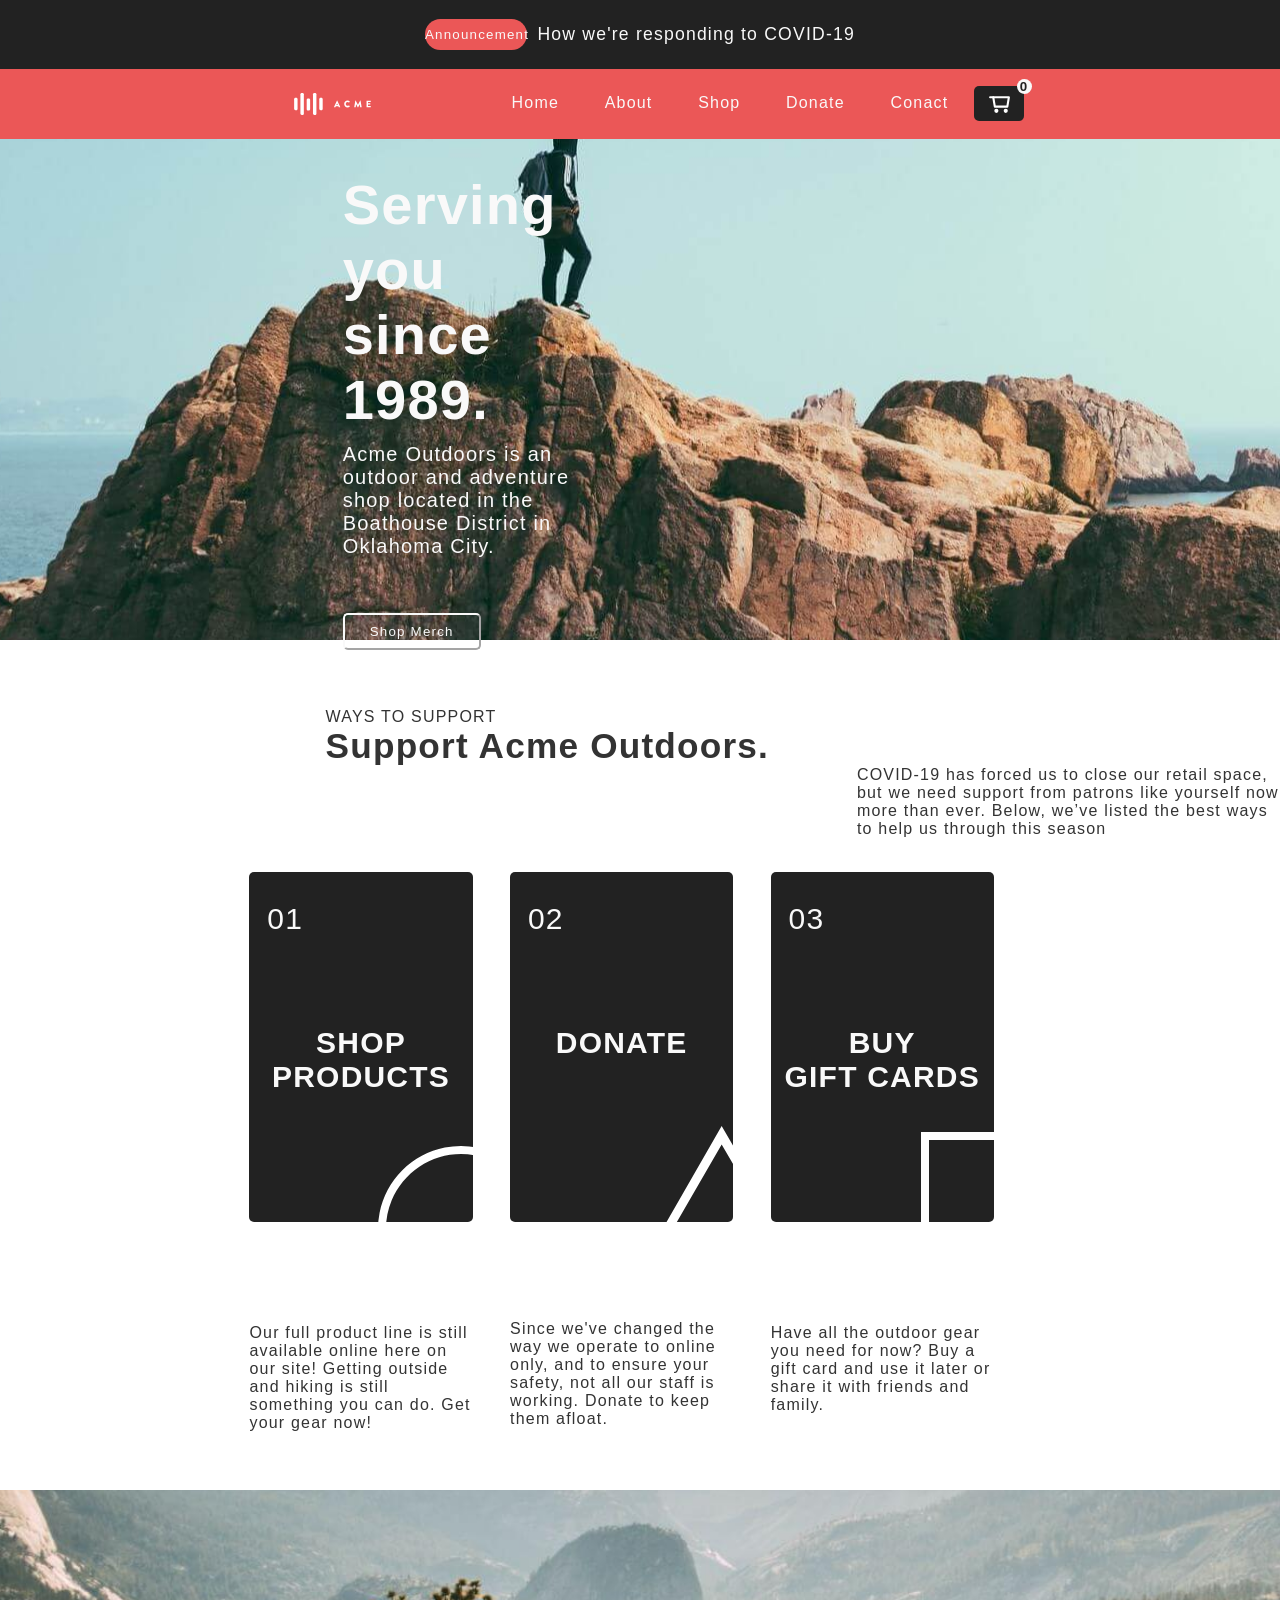
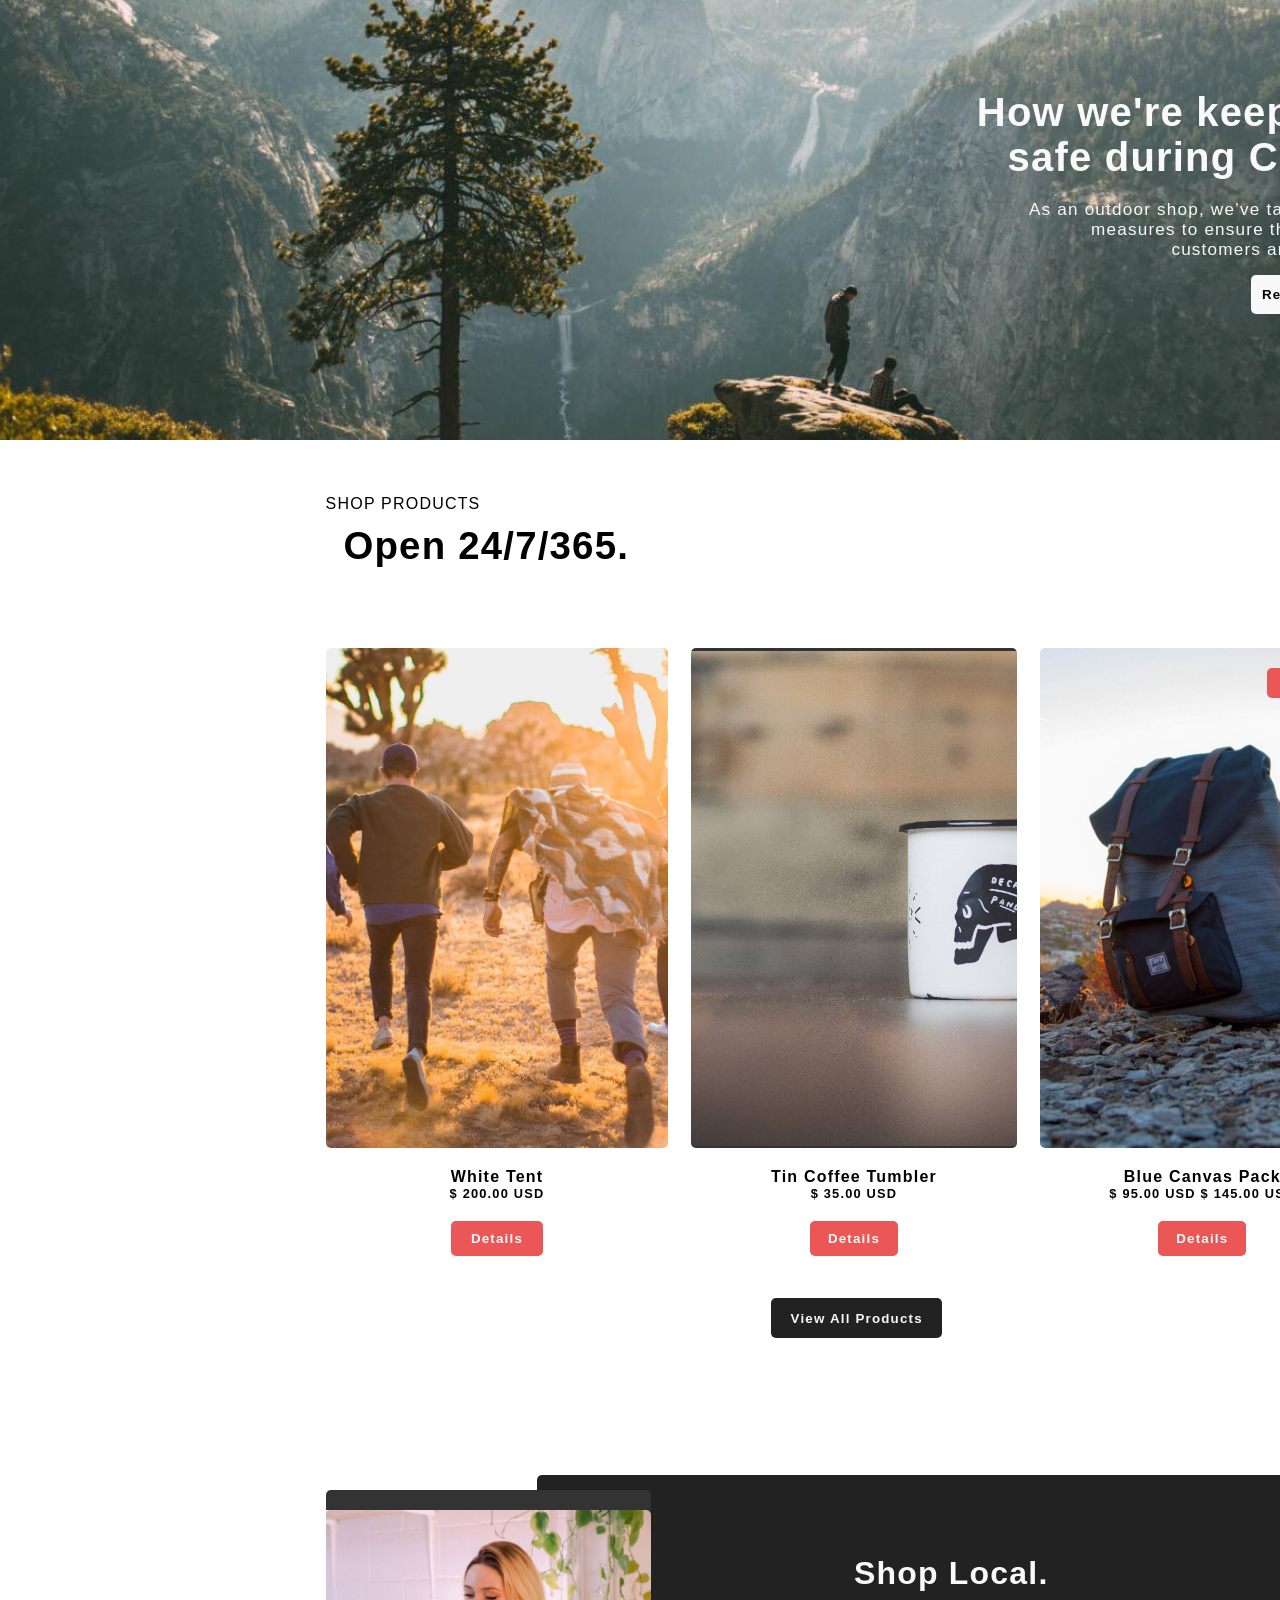
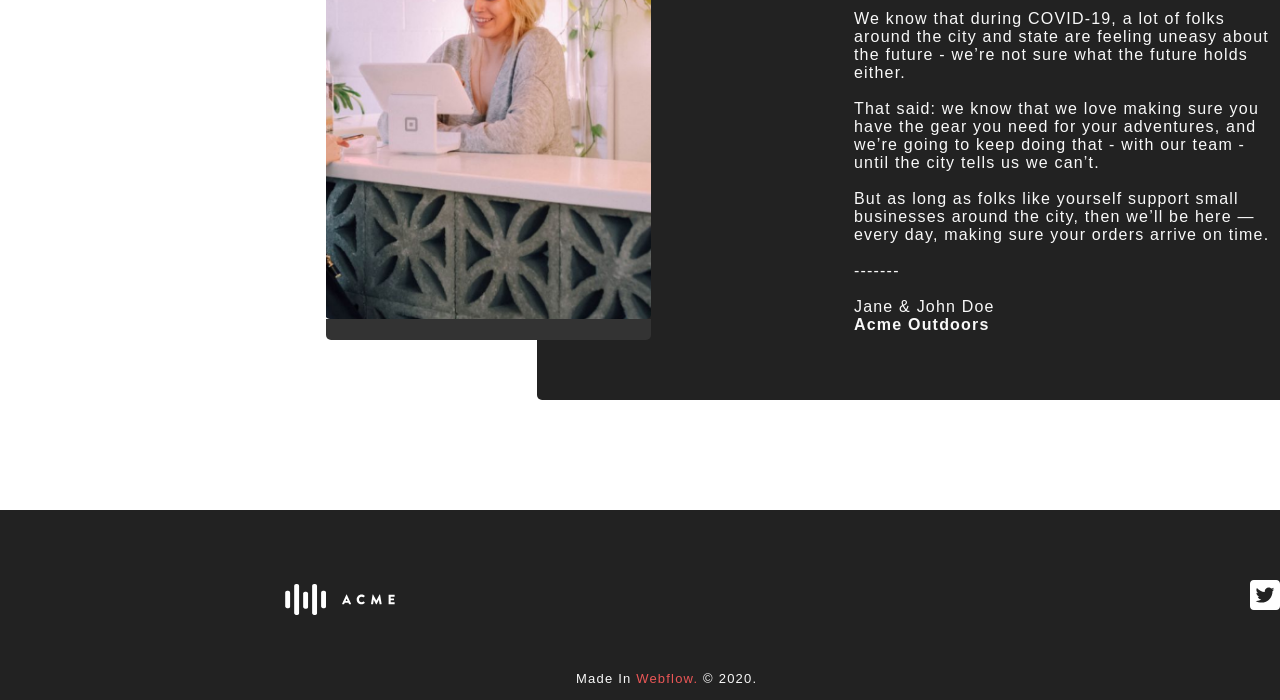
<file: index.html>
<!DOCTYPE html>
<html lang="en">
<head>
    <meta charset="UTF-8">
    <meta http-equiv="X-UA-Compatible" content="IE=edge">
    <meta name="viewport" content="width=device-width, initial-scale=1.0">
    <link rel="stylesheet" href="style.css">
    <link rel="shortcut icon" href="logo.png" type="image/x-icon">
    <title>Biznus Template</title>  
</head>
<body>

    <header>
        <section class="covid">
            <button>Announcement</button>
            <p>How we're responding to COVID-19</p>
        </section>

        <section class="menu">
            <span class="logo"></span>
            <div>
                <a href="#">Home</a>
                <a href="#">About</a>
                <a href="#">Shop</a>
                <a href="#">Donate</a>
                <a href="#">Conact</a>
                <button>
                    <span>0</span>
                </button>
            </div>
        </section>
    </header>

    <main>
        <section>
            <div class="info_main">
                <div>
                    <h1>Serving you since 1989.</h1>
                    <p>Acme Outdoors is an outdoor and adventure shop located in the Boathouse District in Oklahoma City.</p>
                    <button>Shop Merch</button>
                </div>
            </div>
        </section>

        <section class="soporte">
            <div>
                <p>
                    <span>WAYS TO SUPPORT</span>
                    <h2>Support Acme Outdoors.</h2>
                </p>
                <p class="info_cov">COVID-19 has forced us to close our retail space, but we need support from patrons like yourself now more than ever. Below, we’ve listed the best ways to help us through this season</p>
            </div>

            <div class="contenedores_info">
                <article class="uno">
                    <div>
                        <span>01</span>
                        <h3> SHOP <br> PRODUCTS</h3>
                        
                    </div>
                    <div class="img_alado"></div>
                    <p class="info_art">Our full product line is still available online here on our site! Getting outside and hiking is still something you can do. Get your gear now!</p>
                </article>
                <article class="dos">
                    <div>
                        <span>02</span>
                        <h3>DONATE</h3>
                        
                    </div>
                    <div class="img_alado2"></div>
                    <p class="info_art_2">Since we've changed the way we operate to online only, and to ensure your safety, not all our staff is working. Donate to keep them afloat.</p>
                </article>
                <article class="tres">
                    <div>
                        <span>03</span>
                        <h3>BUY <br> GIFT CARDS</h3>
                        
                    </div>
                    <div class="img_alado3"></div>
                    <p class="info_art">Have all the outdoor gear you need for now? Buy a gift card and use it later or share it with friends and family.</p>
                </article>
            </div>
            
        </section>

        <section class="arbol">
            <h2>How we're keeping you <br> safe during COVID-19</h2>
            <p>As an outdoor shop, we’ve taken precautionary <br> measures to ensure the safety of all our <br> customers and team members.</p>
            <button>Read Our Statement</button>
        </section>
        <section class="venta_producto">
            <p class="horario">
                <span>SHOP PRODUCTS</span>
                <h2 class="open">Open 24/7/365.</h2>
            </p>

            <article class="venta_uno">
                <span></span>
                <div class="venta_texto">
                <h4>White Tent</h4>
                <p>$ 200.00 USD</p>
                <button>Details</button>
                </div>
            </article>
            <article class="venta_dos">
                <span></span>
                <div class="venta_texto2">
                <h4>Tin Coffee Tumbler</h4>
                <p>$ 35.00 USD</p>
                <button>Details</button>
                </div>
            </article>
            <article class="venta_tres">
                <span>
                    <button>Sale</button>
                </span>
                <div class="venta_texto3">
                <h4>Blue Canvas Pack</h4>
                <p>$ 95.00 USD <span>$ 145.00 USD</span></p>
                <button>Details</button>
            </div>
            </article>
            <button class="viewmore">View All Products</button>
        </section>
        <section class="contendido_con_imagen">
            <span></span>
            <div class="texto_imagen">
                <div class="texto_img_p">
                <h2>Shop Local.</h2><br>
                <p>We know that during COVID-19, a lot of folks <br> around the city and state are feeling uneasy about <br> the future - we’re not sure what the future holds <br> either.
                    <br><br>
                    That said: we know that we love making sure you <br> have the gear you need for your adventures, and <br>we’re going to keep doing that - with our team - <br> until the city tells us we can’t.
                    <br><br>
                    But as long as folks like yourself support small <br> businesses around the city, then we’ll be here — <br> every day, making sure your orders arrive on time.
                    <br><br>
                    -------
                    <br><br>
                    Jane & John Doe<br>
                    <b>Acme Outdoors</b></p>
                </div>
            </div>
        </section>
    </main>
    <footer>
        <div>
            <div class="logo2"></div>
            <div class="redes">
                <a class="tw" href=""></a>
                <a class="face" href=""></a>
                <a class="insta" href=""></a>
            </div>
        </div>
        <p class="texto_footer">Made In <a href="">Webflow.</a> &copy; 2020.</p>
    </footer>
</body>
</html>
</file>
<file: style.css>
/* DISEÑO TOTAL */

*{
    margin: 0;
    padding: 0;
    box-sizing: border-box;
    font-family: Arial, Helvetica, sans-serif;
    letter-spacing: 1.2px;
}

:root{
    --primary-color:#eb5757;
    --secondary-color:#222;
    --light-color:#f9f9f9;
    --dark-color: #333;
}

header{
    position: fixed;
    width: 100%;
    height: 15.4%;
    z-index: 10;
    background-color: var(--primary-color);
}

header .covid{
    width: 100%;
    height: 50%;
    display: flex;
    justify-content: center;
    align-items: center;
    gap: 10px;
    color: var(--light-color);
    background-color: var(--secondary-color);
}

header .covid button{
    border: none;
    width: 8%;
    height: 45%;
    border-radius: 17px;
    color: var(--light-color);
    background-color: var(--primary-color);
}

header .covid p{
    font-size: 110%;
    border-radius: 17px;
    color: var(--light-color);
}

header .menu{
    padding-left: 20%;
    padding-right: 20%;
    width: 100%;
    height: 50%;
    display: flex;
    justify-content: space-between;
    align-items: center;

}

header .menu div a{

    color: var(--light-color);
    text-decoration: none;
    padding: 20px;
}
header .menu div a:hover{
    background-color: var(--secondary-color);
    border-radius: 5px;
}
header .menu div button {
    border: none;
    background-image: url(carrito.svg);
    background-position: center;
    background-repeat: no-repeat;
    background-size: 50%;
    width: 50px;
    height: 35px;
    border-radius: 5px;
    color: var(--light-color);
    background-color: var(--secondary-color);
}

header .menu .logo {
    background-image: url(logo.svg);
    background-position: center;
    background-repeat: no-repeat;
    background-size: 50%;
    width: 20%;
    height: 100%;

}

header .menu div button span {
    display: inline-block;
    position:relative;
    width: 15px;
    height: 15px;
    border-radius: 50%;
    bottom: 17px;
    left: 25px;

    color: var(--secondary-color);
    font-weight: bolder;
    background-color: var(--light-color);
}

main{
    display:inline-block;
    margin-top: 7%;
}

main .info_main{
    display: flex;
    position: relative;
    background-image: url(fondo.jpg);
    background-position: center;
    background-repeat:no-repeat;
    width: 100%;
    height: 550px;
}

main .info_main h1{
    position: relative;
    display: block;
    margin-right:1500px;
    left: 20%;
    top: 15%;
    font-size: 350%;
    color: var(--light-color);
}

main .info_main p {
    position: relative;
    margin-right:1450px;
    left: 20%;
    top: 17%;
    font-size: 125%;
    color: var(--light-color);
}

main .info_main button {
    position: relative;
    left: 20%;
    top: 27%;
    padding: 9px 25px 9px 25px;
    border-radius: 5px;
    color: var(--light-color);
    border-color: var(--light-color);
    background-color: transparent;
}

main .soporte {
    width: 100%;
    height: 750px;
}
main .soporte div{
    color: var(--dark-color);
}
main .soporte div p{
    color: var(--dark-color);
}
main .soporte div p span{
    display: inline-block;
    padding-left: 19%;
    padding-top: 4%;
    color: var(--dark-color);   
    
}
main .soporte h2{
    color: var(--dark-color);
    padding-left: 19%;
    font-size: 220%;
    display: inline-block;
}
main .soporte div .info_cov{
    position: relative;
    left: 50%;
    margin-right:75%;
    bottom: 90%;
}
main .contenedores_info{
    position: absolute;
    left: 10%;
    margin-left: 7%;
}
main .contenedores_info article{
    display: inline-block;
    margin-left: 3%;
}
.contenedores_info .uno{
    background-color: var(--secondary-color);
    position: relative;
    top: 34px;
    width: 21%;
    height: 350px;
}
.contenedores_info .dos{
    background-color: var(--secondary-color);
    position: relative;
    top: 0px;
    width: 21%;
    height: 350px;
}

.contenedores_info .tres{
    background-color: var(--secondary-color);
    position: relative;
    top: 16px;
    width: 21%;
    height: 350px;
}

.contenedores_info .uno , .dos,.tres{
    border-radius: 5px;
}

.contenedores_info span, h3{
    color: var(--light-color);
}

.uno div span{
    position: relative;
    top: 30px;
    left: 8%;
    font-size: 30px;
}
.dos div span{
    position: relative;
    top: 30px;
    left: 8%;
    font-size: 30px;
}

.tres div span{
    position: relative;
    top: 30px;
    left: 8%;   
    font-size: 30px;
}

.uno div h3{
    text-align: center;
    position: relative;
    top: 120px;
    font-size: 30px;
}
.dos div h3{
    text-align: center;
    position: relative;
    top: 120px;
    font-size: 30px;
}
.tres div h3{
    text-align: center;
    position: relative;
    top: 120px;
    font-size: 30px;
}

.contenedores_info article .info_art{
    position: relative;
    top: 0px;
}
.contenedores_info article .info_art_2{
    position: relative;
    top: 30px;
}

.img_alado{
    background-image: url(Circle.svg);
    background-position: center;
    background-repeat: no-repeat;
    position: relative;
    width: 100%;
    height: 100%;
    top: 80px;
    left: 45%;

}

.img_alado2{
    background-image: url(Triangle.svg);
    background-position: center;
    background-repeat: no-repeat;
    position: relative;
    width: 100%;
    height: 100%;
    top: 80px;
    left: 45%;
}

.img_alado3{
    background-image: url(Rectangle.svg);
    background-position: center;
    background-repeat: no-repeat;
    position: relative;
    top: 80px;
    left: 45%;
    width: 100%;
    height: 100%;
}

.arbol{
    background-image: url(arbol.jpg);
    background-position: center;
    background-repeat: no-repeat;
    background-size: 100%;
    margin-top: 100px;
    width: 100%;
    height: 550px;
}

.arbol h2{
    text-align: right;
    display: inline-block;
    color: var(--light-color);
    font-size: 250%;
    position: relative;
    left: 57%;
    right: 0%;
    top: 200px;
}

.arbol p{
    color: var(--light-color);
    text-align: right;
    font-size: 107%;
    position: relative;
    top: 220px;
    right: 16%;
}

.arbol button{
    background-color: var(--light-color);
    font-weight: bold;
    border: none;
    border-radius: 5px;
    margin: 5%;
    width: 10%;
    height: 7%;
    position: relative;
    top: 150px;
    left: 68%;
}

.venta_producto{
    display: inline-block;
    width: 100%;
    margin-top: 2%;
    height: 800px;
}

.venta_producto .horario{
    display: inline-block;
    position: relative;
    left: 19%;
}
.open{
    display: inline-block;
    position: relative;
    left: 11%;
    font-size: 240%;
    top: 50px;
}


.venta_uno{
    border-radius: 5px;
    position: relative;
    left: 19%;
    top: 100px;
    margin-right: 5%;
    background-color: var(--dark-color);
    background-image: url(corriendo.jpg);
    background-position: center;
    background-repeat: no-repeat;
    display: inline-block;
    background-size: 240%;
    width: 20%;
    height: 500px;
}

.venta_dos{
    border-radius: 5px;
    position: relative;
    left: 15%;
    top: 100px;
    margin-right: 1%;
    background-color: var(--dark-color);
    background-image: url(taza.jpg);
    background-position: center;
    background-repeat: no-repeat;
    background-size: 270%;
    display: inline-block;
    width: 19%;
    height: 500px;
}

.venta_tres{
    border-radius: 5px;
    position: relative;
    left: 15%;
    top: 130px;
    background-color: var(--dark-color);
    background-image: url(mochila.jpg);
    background-position: center;
    background-repeat: no-repeat;
    background-size: 240%;
    display: inline-block;
    width: 19%;
    height: 500px;
}

.venta_texto , .venta_texto2{
    position: relative;
    top: 520px;
    text-align: center;
}
.venta_texto3
{
    position: relative;
    top: 490px;
    text-align: center;
}

.venta_texto p, .venta_texto2 p, .venta_texto3 p{
    font-size: 80%;
    font-weight: bold;
}

.venta_texto button, .venta_texto2 button, .venta_texto3 button{
    margin-top: 20px;
    border: none;
    background-color: var(--primary-color);
    height: 35px;
    width: 27%;
    border-radius: 5px;
    color: var(--light-color);
    font-weight: bold;
}

.venta_tres span button{
    color: var(--light-color);
    width: 20%;
    height: 30px;
    border-radius: 5px;
    border: none;
    background-color: var(--primary-color);
    position: relative;
    top: 20px;
    left: 70%;
}

.viewmore{
    color: var(--light-color);
    background-color: var(--secondary-color);
    border: none;
    font-weight: bold;
    border-radius: 5px;
    width: 10%;
    height: 5%;
    position: relative;
    top: 700px;
    right: 20%;
}

.contendido_con_imagen{
    margin-top: 5%;
    height: 750px;
}

.contendido_con_imagen span{
    background-image: url(donia.png);
    border-radius: 5px;
    position: relative;
    left: 19%;
    top: 130px;
    background-color: var(--dark-color);
    background-position: center;
    background-repeat: no-repeat;
    background-size: 100%;
    display: inline-block;
    width: 19%;
    height: 450px;
    z-index: 1;
}
.contendido_con_imagen h2{
    font-size: 200%;
}
.contendido_con_imagen .texto_imagen{
    background-color: var(--secondary-color);
    display: inline-block;
    position: relative;
    top: 40px;
    border-radius: 5px;
    left: 12%;
    height: 70%;
    width: 50%;
    color: var(--light-color)
}
.texto_img_p{
    position: relative;
    left: 37%;
    top: 80px;
}

footer{
    width: 100%;
    height: 190px;
    color: var(--light-color);
    background-color: var(--secondary-color);
}
footer .texto_footer{
    top: 55px;
    font-size: 13px;
    display: inline-block;
    position: relative;
    left: 45%;
}
footer a {
    color:var(--primary-color);
    text-decoration: none;
}

footer div .logo2{
    position: relative;
    left: 18%;
    top: 40px;
    display: inline-block;
    background-image: url(logo.svg);
    background-position: center;
    background-repeat: no-repeat;
    background-size: 50%;
    width: 220px;
    height: 100px;
}

footer div .redes {
    display: inline-block;
    position: relative;
    left: 80%;
}

footer div .redes .tw{
    display: inline-block;
    background-image: url(tw.svg);
    background-position: center;
    background-repeat: no-repeat;
    background-size: 100%;
    width: 30px;
    height: 30px;
    margin-right: 15px;
}
footer div .redes .face{
    display: inline-block;
    margin-right: 15px;
    background-image: url(fa.svg);
    background-position: center;
    background-repeat: no-repeat;
    background-size: 100%;
    width: 30px;
    height: 30px;
}
footer div .redes .insta{
    display: inline-block;
    background-image: url(Insta.svg);
    background-position: center;
    background-repeat: no-repeat;
    background-size: 100%;
    width: 30px;
    height: 30px;
}
</file>
